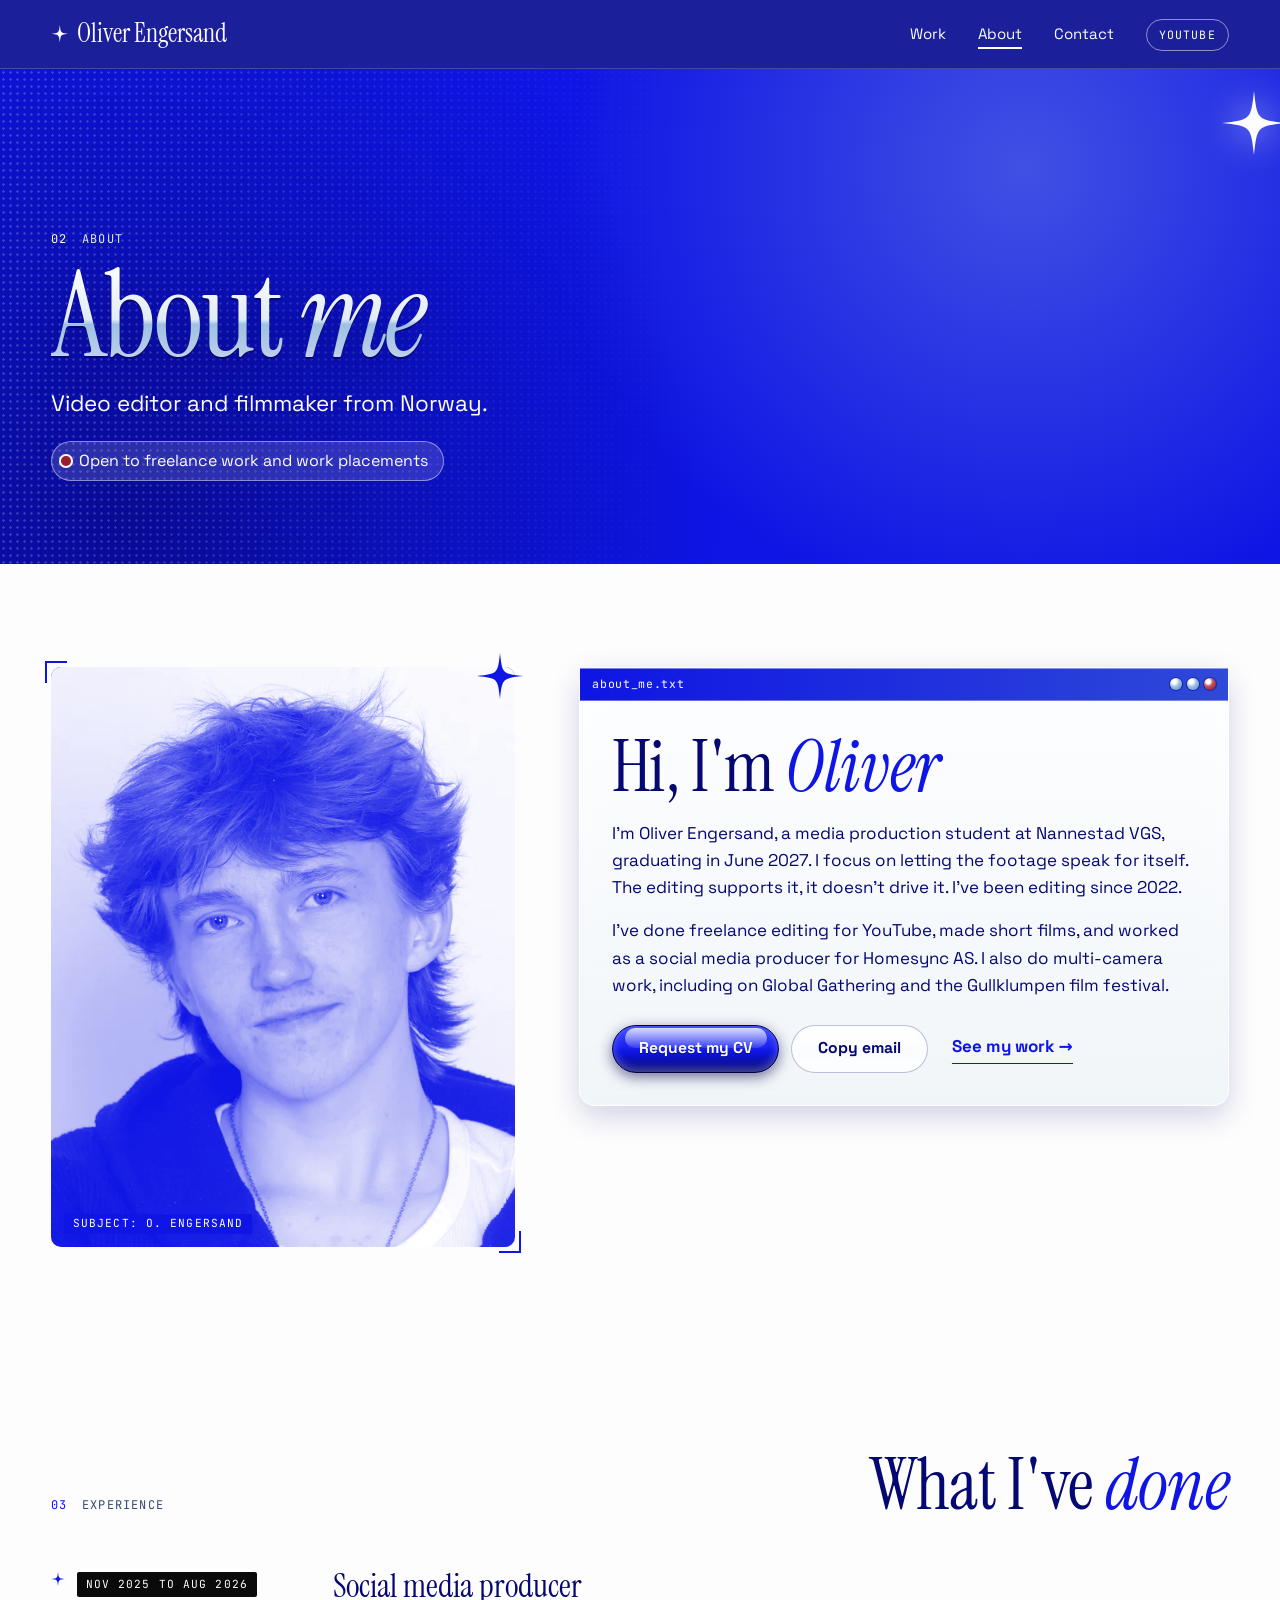
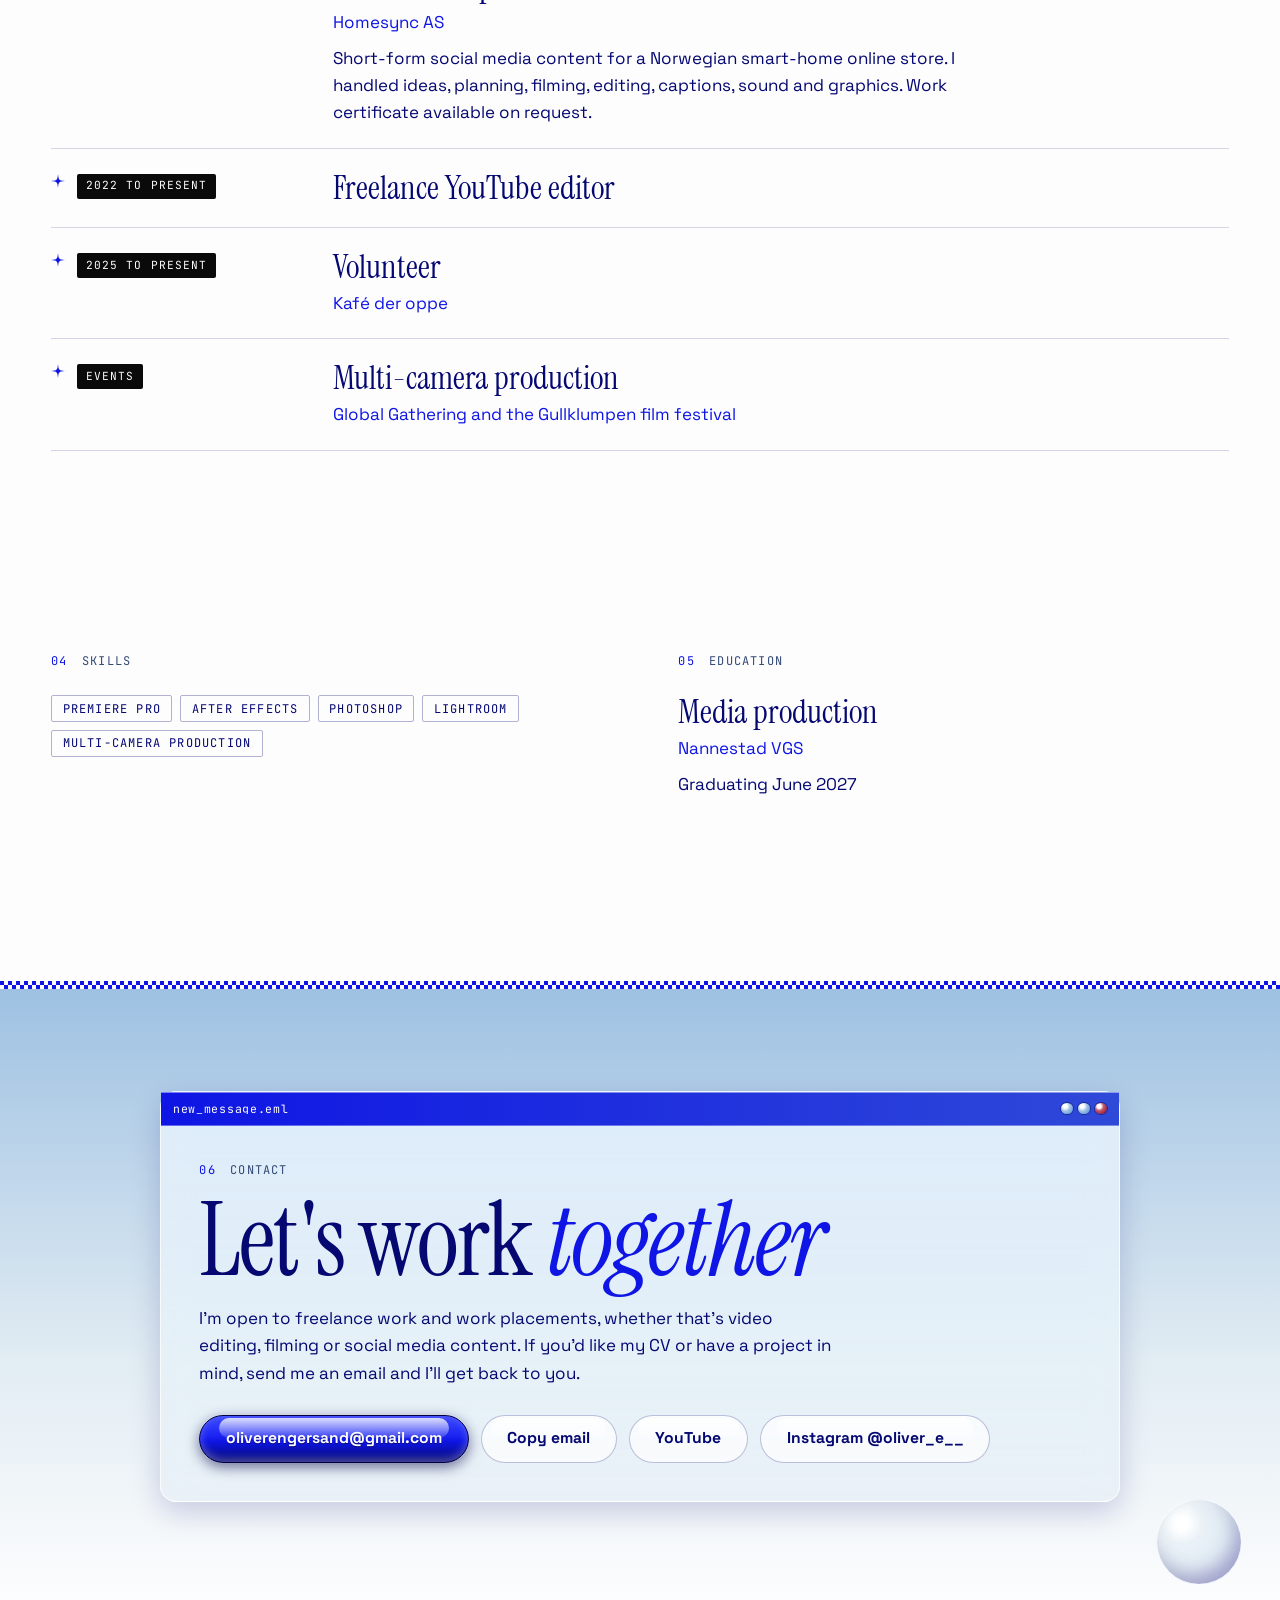
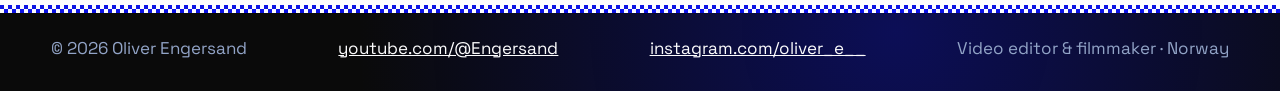
<file: about.html>
<!doctype html>
<html lang="en">
<head>
  <meta charset="utf-8">
  <meta name="viewport" content="width=device-width, initial-scale=1">
  <title>About | Oliver Engersand, video editor and filmmaker</title>
  <meta name="description" content="About Oliver Engersand, a video editor and filmmaker from Norway studying media production at Nannestad VGS. Experience, skills, education and how to request his CV.">
  <link rel="icon" href="assets/favicon.svg" type="image/svg+xml">
  <link rel="apple-touch-icon" href="assets/apple-touch-icon.png">
  <link rel="canonical" href="https://engersand.com/about.html">
  <meta name="theme-color" content="#0E15E4">
  <meta property="og:type" content="profile">
  <meta property="og:site_name" content="Oliver Engersand">
  <meta property="og:title" content="About | Oliver Engersand">
  <meta property="og:description" content="Video editor and filmmaker from Norway. Experience, skills and education. Open to freelance work and work placements.">
  <meta property="og:url" content="https://engersand.com/about.html">
  <meta property="og:image" content="https://engersand.com/assets/og.jpg">
  <meta property="og:image:width" content="1200">
  <meta property="og:image:height" content="630">
  <meta property="og:image:alt" content="Oliver Engersand, video editor and filmmaker, in electric blue with a sparkle star">
  <meta name="twitter:card" content="summary_large_image">
  <link rel="stylesheet" href="styles.css?v=20261113b">
  <link rel="preload" href="assets/fonts/instrument-serif-400.woff2" as="font" type="font/woff2" crossorigin>
  <link rel="preload" href="assets/fonts/space-grotesk-400.woff2" as="font" type="font/woff2" crossorigin>
  <script src="main.js?v=20261113b" defer></script>
</head>
<body class="page-about">
  <svg width="0" height="0" style="position:absolute" aria-hidden="true">
    <symbol id="spark" viewBox="0 0 100 100"><path d="M50 0C55 45 55 45 100 50C55 55 55 55 50 100C45 55 45 55 0 50C45 45 45 45 50 0Z"/></symbol>
  </svg>
  <a class="skip" href="#main">Skip to content</a>

  <header class="site-header">
    <a class="wordmark" href="index.html" aria-label="Oliver Engersand, home">
      <svg class="sparkle sparkle--inline" viewBox="0 0 100 100" aria-hidden="true"><use href="#spark"/></svg>Oliver Engersand
    </a>
    <nav aria-label="Main">
      <ul>
        <li><a href="index.html#work">Work</a></li>
        <li><a href="about.html" aria-current="page">About</a></li>
        <li><a href="#contact">Contact</a></li>
        <li><a class="nav-yt" href="https://www.youtube.com/@Engersand" rel="me">YouTube</a></li>
      </ul>
    </nav>
  </header>

  <main id="main">
    <section class="page-intro surface--blue halftone" aria-labelledby="page-title">
      <svg class="sparkle sparkle--xl" viewBox="0 0 100 100" aria-hidden="true"><use href="#spark"/></svg>
      <div class="page-intro__inner">
        <p class="label"><span class="label__no">02</span>About</p>
        <h1 id="page-title" class="page-intro__title chrome-text">About <em>me</em></h1>
        <p class="page-intro__lede">Video editor and filmmaker from Norway.</p>
        <p class="status"><span class="rec" aria-hidden="true"></span>Open to freelance work and work placements</p>
      </div>
    </section>

    <section class="about about--page surface--paper" aria-labelledby="bio-title">
      <div class="about__grid">
        <figure class="about__portrait collage hud">
          <div class="duotone about__photo">
            <img src="assets/portrait.webp" alt="Portrait of Oliver Engersand" width="800" height="1000">
          </div>
          <span class="tag tag--blue collage__tag" aria-hidden="true">Subject: O. Engersand</span>
          <svg class="sparkle collage__spark" viewBox="0 0 100 100" aria-hidden="true"><use href="#spark"/></svg>
        </figure>
        <div class="about__text window window--glass about__panel">
          <div class="window__bar" aria-hidden="true"><span class="window__title">about_me.txt</span><span class="window__dots"><i></i><i></i><i></i></span></div>
          <div class="about__text-body">
            <h2 id="bio-title" class="section-title">Hi, I'm <em>Oliver</em></h2>
            <p>I'm Oliver Engersand, a media production student at Nannestad VGS, graduating in June 2027. I focus on letting the footage speak for itself. The editing supports it, it doesn't drive it. I've been editing since 2022.</p>
            <p>I've done freelance editing for YouTube, made short films, and worked as a social media producer for Homesync AS. I also do multi-camera work, including on Global Gathering and the Gullklumpen film festival.</p>
            <div class="about__actions">
              <div class="mail-actions">
                <a class="btn btn--bubble" href="mailto:oliverengersand@gmail.com?subject=CV%20request&amp;body=Hi%20Oliver%2C%0A%0ACould%20you%20send%20me%20your%20CV%3F%0A%0AName%3A%20%0ACompany%3A%20%0A%0AThanks%21">Request my CV</a>
                <button class="btn btn--glass btn--on-light copy-email" type="button" data-copy="oliverengersand@gmail.com">Copy email</button>
              </div>
              <a class="link-arrow" href="index.html#work">See my work <span aria-hidden="true">→</span></a>
            </div>
          </div>
        </div>
      </div>
    </section>

    <section class="cv" aria-labelledby="experience-title">
      <div class="cv__inner">
        <div class="section-head">
          <p class="label"><span class="label__no">03</span>Experience</p>
          <h2 id="experience-title" class="section-title">What I've <em>done</em></h2>
        </div>
        <ol class="timeline">
          <li class="timeline__item">
            <p class="timeline__when">Nov 2025 to Aug 2026</p>
            <div>
              <h3 class="timeline__role">Social media producer</h3>
              <p class="timeline__org">Homesync AS</p>
              <p class="timeline__text">Short-form social media content for a Norwegian smart-home online store. I handled ideas, planning, filming, editing, captions, sound and graphics. Work certificate available on request.</p>
            </div>
          </li>
          <li class="timeline__item">
            <p class="timeline__when">2022 to present</p>
            <div>
              <h3 class="timeline__role">Freelance YouTube editor</h3>
            </div>
          </li>
          <li class="timeline__item">
            <p class="timeline__when">2025 to present</p>
            <div>
              <h3 class="timeline__role">Volunteer</h3>
              <p class="timeline__org">Kafé der oppe</p>
            </div>
          </li>
          <li class="timeline__item">
            <p class="timeline__when">Events</p>
            <div>
              <h3 class="timeline__role">Multi-camera production</h3>
              <p class="timeline__org">Global Gathering and the Gullklumpen film festival</p>
            </div>
          </li>
        </ol>
      </div>
    </section>

    <section class="cv cv--split" aria-label="Skills and education">
      <div class="cv__inner">
        <div>
          <div class="section-head">
            <p class="label"><span class="label__no">04</span>Skills</p>
          </div>
          <ul class="tools" aria-label="Skills">
            <li>Premiere Pro</li><li>After Effects</li><li>Photoshop</li><li>Lightroom</li><li>Multi-camera production</li>
          </ul>
        </div>
        <div>
          <div class="section-head">
            <p class="label"><span class="label__no">05</span>Education</p>
          </div>
          <h3 class="timeline__role">Media production</h3>
          <p class="timeline__org">Nannestad VGS</p>
          <p class="timeline__text">Graduating June 2027</p>
        </div>
      </div>
    </section>

    <div class="strip strip--checker" aria-hidden="true"></div>

    <section class="contact surface--sky" id="contact" aria-labelledby="contact-title">
      <div class="contact__panel window window--glass">
        <div class="window__bar"><span class="window__title">new_message.eml</span><span class="window__dots" aria-hidden="true"><i></i><i></i><i></i></span></div>
        <div class="contact__body">
          <p class="label"><span class="label__no">06</span>Contact</p>
          <h2 id="contact-title" class="contact__title">Let's work <em>together</em></h2>
          <p class="contact__text">I'm open to freelance work and work placements, whether that's video editing, filming or social media content. If you'd like my CV or have a project in mind, send me an email and I'll get back to you.</p>
          <div class="contact__actions">
            <a class="btn btn--bubble" href="mailto:oliverengersand@gmail.com">oliverengersand@gmail.com</a>
            <button class="btn btn--glass btn--on-light copy-email" type="button" data-copy="oliverengersand@gmail.com">Copy email</button>
            <a class="btn btn--glass btn--on-light" href="https://www.youtube.com/@Engersand" rel="me">YouTube</a>
            <a class="btn btn--glass btn--on-light" href="https://www.instagram.com/oliver_e__/" target="_blank" rel="noopener">Instagram @oliver_e__</a>
          </div>
        </div>
      </div>
      <span class="bubble bubble--lg" aria-hidden="true"></span>
    </section>
  </main>

  <footer class="site-footer surface--night">
    <div class="strip strip--checker" aria-hidden="true"></div>
    <div class="site-footer__inner">
      <p>© 2026 Oliver Engersand</p>
      <p><a href="https://www.youtube.com/@Engersand" rel="me">youtube.com/@Engersand</a></p>
      <p><a href="https://www.instagram.com/oliver_e__/" target="_blank" rel="noopener">instagram.com/oliver_e__</a></p>
      <p>Video editor &amp; filmmaker · Norway</p>
    </div>
  </footer>
  <p class="toast" role="status" aria-live="polite" hidden></p>
</body>
</html>
</file>
<file: styles.css>
/* Oliver Engersand portfolio. Cobalt webcore field, Aero glass on the UI. */
@font-face {
  font-family: "Instrument Serif";
  font-style: normal;
  font-weight: 400;
  font-display: swap;
  src: url("assets/fonts/instrument-serif-400.woff2") format("woff2");
  unicode-range: U+0000-00FF, U+0131, U+0152-0153, U+02BB-02BC, U+02C6, U+02DA, U+02DC, U+0304, U+0308, U+0329, U+2000-206F, U+20AC, U+2122, U+2191, U+2193, U+2212, U+2215, U+FEFF, U+FFFD;
}
@font-face {
  font-family: "Instrument Serif";
  font-style: italic;
  font-weight: 400;
  font-display: swap;
  src: url("assets/fonts/instrument-serif-400-italic.woff2") format("woff2");
  unicode-range: U+0000-00FF, U+0131, U+0152-0153, U+02BB-02BC, U+02C6, U+02DA, U+02DC, U+0304, U+0308, U+0329, U+2000-206F, U+20AC, U+2122, U+2191, U+2193, U+2212, U+2215, U+FEFF, U+FFFD;
}
@font-face {
  font-family: "Space Grotesk";
  font-style: normal;
  font-weight: 300 700;
  font-display: swap;
  src: url("assets/fonts/space-grotesk-400.woff2") format("woff2");
  unicode-range: U+0000-00FF, U+0131, U+0152-0153, U+02BB-02BC, U+02C6, U+02DA, U+02DC, U+0304, U+0308, U+0329, U+2000-206F, U+20AC, U+2122, U+2191, U+2193, U+2212, U+2215, U+FEFF, U+FFFD;
}
@font-face {
  font-family: "JetBrains Mono";
  font-style: normal;
  font-weight: 400;
  font-display: swap;
  src: url("assets/fonts/jetbrains-mono-400.woff2") format("woff2");
  unicode-range: U+0000-00FF, U+0131, U+0152-0153, U+02BB-02BC, U+02C6, U+02DA, U+02DC, U+0304, U+0308, U+0329, U+2000-206F, U+20AC, U+2122, U+2191, U+2193, U+2212, U+2215, U+FEFF, U+FFFD;
}
:root {
  /* core */
  --blue: #0E15E4;
  --blue-pure: #0301FF;
  --ink: #050871;
  --ink-2: #020045;
  --night: #0A0A0A;
  --paper: #FDFDFE;
  --panel: #E4E4E6;
  --frost: #E1ECF3;
  --sky: #9EC1E2;
  --sky-2: #8EBCE0;
  --cornflower: #4689DC;
  --chrome: #92A4C7;
  --chrome-2: #8088AF;
  --slate: #334A74;

  /* accent: burgundy, small doses only */
  --burgundy: #800020;
  --burgundy-2: #9B1D30;

  /* roles (default = light surface) */
  --bg: var(--paper);
  --bg-2: var(--frost);
  --text: var(--ink);
  --text-2: var(--ink);
  --muted: var(--slate);
  --accent: var(--blue);
  --fill: var(--blue);
  --line: rgba(5, 8, 113, .16);
  --focus: var(--blue);
  --rec: var(--burgundy-2);

  /* type */
  --serif: "Instrument Serif", "Times New Roman", serif;
  --sans: "Space Grotesk", system-ui, -apple-system, "Segoe UI", sans-serif;
  --mono: "JetBrains Mono", ui-monospace, Menlo, monospace;

  /* layout */
  --pad: clamp(1.25rem, 4vw, 3.5rem);
  --max: 1360px;

  /* radii */
  --r-xs: 2px;
  --r-sm: 4px;
  --r-md: 10px;
  --r-lg: 16px;
  --r-pill: 999px;

  /* glass */
  --glass-light: linear-gradient(180deg, rgba(255,255,255,.62), rgba(225,236,243,.45));
  --glass-light-solid: #F1F6FB;
  --glass-dark: rgba(5, 8, 113, .72);
  --glass-dark-solid: #080C91;
  --glass-blur: blur(14px) saturate(140%);
  --glass-edge: 1px solid rgba(255, 255, 255, .7);

  /* shadows */
  --shadow-glass: inset 0 1px 0 rgba(255,255,255,.9), 0 10px 30px rgba(5,8,113,.18);
  --shadow-pop: 0 18px 50px rgba(2, 0, 69, .45);
  --shadow-btn: inset 0 -3px 8px rgba(255,255,255,.3), 0 4px 14px rgba(2,0,69,.55), 0 0 0 1px rgba(255,255,255,.35);

  /* gradients */
  --sky-grad: linear-gradient(180deg, var(--sky) 0%, var(--frost) 60%, var(--paper) 100%);
  --night-glow: radial-gradient(circle at 70% 30%, rgba(14,21,228,.35), transparent 60%);
  --chrome-text: linear-gradient(180deg, #FFFFFF 0%, #E1ECF3 46%, #9EC1E2 50%, #B9CDE8 72%, #FFFFFF 100%);
  --chrome-text-dark: linear-gradient(180deg, #FFFFFF 0%, #E1ECF3 44%, #6F7FA6 50%, #92A4C7 70%, #FFFFFF 100%);

  /* motion */
  --dur-fast: 150ms;
  --dur: 250ms;
  --dur-slow: 600ms;
  --ease: cubic-bezier(.2, .7, .2, 1);
}

.surface--blue {
  --bg: var(--blue);
  --text: var(--paper);
  --text-2: var(--paper);
  --muted: var(--frost);
  --accent: var(--paper);
  --line: rgba(255,255,255,.22);
  --focus: var(--paper);
  background: var(--bg);
  color: var(--text);
}
.surface--night {
  --bg: var(--night);
  --text: var(--paper);
  --text-2: var(--paper);
  --muted: var(--chrome);
  --accent: var(--sky);
  --line: rgba(255,255,255,.14);
  --focus: var(--sky);
  background: var(--night-glow), var(--bg);
  color: var(--text);
}
.surface--paper { background: var(--paper); color: var(--ink); }
.surface--sky { --muted: var(--slate); background: var(--sky-grad); color: var(--ink); }

*, *::before, *::after { box-sizing: border-box; }
html { scroll-behavior: smooth; -webkit-text-size-adjust: 100%; }
html.is-locked { overflow: hidden; }
@media (prefers-reduced-motion: reduce) {
  html { scroll-behavior: auto; }
  *, *::before, *::after { transition: none !important; animation: none !important; }
}

body {
  margin: 0;
  background: var(--paper);
  color: var(--ink);
  font: 400 1.0625rem/1.6 var(--sans);
  -webkit-font-smoothing: antialiased;
}
img { display: block; max-width: 100%; }
a { color: inherit; }
em { font-style: italic; }
button { font: inherit; color: inherit; }
h1, h2, h3, p, figure, dl, dd, ul, ol { margin: 0; }
:focus-visible { outline: 3px solid var(--focus); outline-offset: 3px; }
::selection { background: var(--blue); color: var(--paper); }

.sr-only {
  position: absolute; width: 1px; height: 1px; margin: -1px; padding: 0; border: 0;
  overflow: hidden; clip: rect(0 0 0 0); white-space: nowrap;
}
.skip {
  position: absolute; left: 1rem; top: -4rem; z-index: 200;
  background: var(--paper); color: var(--ink); padding: .6rem 1rem;
  text-decoration: none; font-weight: 700; border-radius: var(--r-pill);
}
.skip:focus { top: .6rem; }

section[id], #photography { scroll-margin-top: 4.5rem; }

.label {
  display: flex; gap: .9rem; align-items: baseline;
  margin: 0 0 1rem;
  font: 400 .75rem/1 var(--mono); letter-spacing: .1em; text-transform: uppercase;
  color: var(--muted);
}
.label__no { color: var(--accent); }

/* COMPONENTS */

.window { position: relative; border-radius: var(--r-lg); }
.window--glass {
  background: var(--glass-light-solid); color: var(--ink);
  border: var(--glass-edge); box-shadow: var(--shadow-glass);
}
@supports ((backdrop-filter: blur(1px)) or (-webkit-backdrop-filter: blur(1px))) {
  .window--glass { background: var(--glass-light); -webkit-backdrop-filter: var(--glass-blur); backdrop-filter: var(--glass-blur); }
}
.window--glass-dark {
  background: var(--glass-dark-solid); color: var(--paper);
  border: 1px solid rgba(255,255,255,.3); box-shadow: var(--shadow-pop);
}
.window--solid {
  background: var(--frost); color: var(--ink);
  border: 1px solid var(--line); border-radius: var(--r-md);
  box-shadow: 0 1px 0 rgba(255,255,255,.9) inset, 0 6px 18px rgba(5,8,113,.10);
}
.surface--night .window--solid { background: #11131F; color: var(--paper); border-color: rgba(255,255,255,.14); }

@media (max-width: 760px), (prefers-reduced-transparency: reduce) {
  .window--glass { background: var(--glass-light-solid); -webkit-backdrop-filter: none; backdrop-filter: none; }
  .site-header { background: var(--glass-dark-solid); -webkit-backdrop-filter: none; backdrop-filter: none; }
  .window { border-radius: var(--r-md); }
}

.window__bar {
  display: flex; align-items: center; gap: .75rem; min-height: 2.1rem; padding: 0 .75rem;
  background: linear-gradient(90deg, var(--blue) 0%, #2F49D8 100%); color: var(--paper);
  border-bottom: 1px solid rgba(255,255,255,.35); box-shadow: inset 0 1px 0 rgba(255,255,255,.45);
}
.window__title { font: 400 .72rem/1 var(--mono); letter-spacing: .06em; white-space: nowrap; overflow: hidden; text-overflow: ellipsis; }
.window__dots { display: flex; gap: .35rem; margin-left: auto; }
.window__dots i {
  width: .72rem; height: .72rem; border-radius: 50%; box-shadow: 0 0 0 1px rgba(2,0,69,.4);
  background: radial-gradient(circle at 35% 30%, #fff 0 18%, var(--sky) 45%, var(--cornflower) 100%);
}
.window__dots i:last-child { background: radial-gradient(circle at 35% 30%, #fff 0 18%, #C45A6A 40%, var(--burgundy) 100%); }
.window__meta {
  display: flex; justify-content: space-between; flex-wrap: wrap; gap: .25rem 1rem; margin: 0; padding: .6rem .9rem;
  font: .72rem/1.4 var(--mono); letter-spacing: .1em; text-transform: uppercase; color: var(--ink); background: rgba(241,246,251,.92);
}
.window__meta b { font-weight: 400; color: var(--slate); }
.window__screen { position: relative; overflow: hidden; background: #000; }

.btn {
  position: relative; isolation: isolate; overflow: hidden;
  display: inline-flex; align-items: center; justify-content: center; gap: .6rem;
  min-height: 3rem; padding: 0 1.6rem; border-radius: var(--r-pill);
  font: 700 .98rem/1 var(--sans); text-decoration: none; cursor: pointer;
  transition: transform var(--dur-fast) var(--ease), filter var(--dur-fast) var(--ease);
}
.btn::before {
  content: ""; position: absolute; z-index: -1; inset: 2px 7% 52% 7%; border-radius: var(--r-pill); pointer-events: none;
  background: linear-gradient(180deg, rgba(255,255,255,.8), rgba(255,255,255,.12));
}
.btn--bubble {
  color: var(--paper); border: 1px solid var(--ink-2); box-shadow: var(--shadow-btn); text-shadow: 0 1px 0 rgba(2,0,69,.6);
  background: linear-gradient(180deg, #3D4BFF 0%, #1A22F0 45%, #0E15E4 55%, #050871 100%);
}
.btn--glass { color: var(--paper); background: rgba(255,255,255,.14); border: 1px solid rgba(255,255,255,.55); box-shadow: inset 0 1px 0 rgba(255,255,255,.6); }
.btn--on-light { color: var(--ink); background: rgba(255,255,255,.7); border-color: rgba(5,8,113,.25); }
.btn--burgundy {
  color: var(--paper); border: 1px solid #3B0A12; box-shadow: var(--shadow-btn);
  background: linear-gradient(180deg, #B0303C 0%, var(--burgundy-2) 45%, var(--burgundy) 55%, #5E0F1A 100%);
}
.btn:hover { transform: translateY(-1px); filter: brightness(1.1); }
.btn:active { transform: translateY(1px); filter: brightness(.95); }
.btn:focus-visible { outline: 3px solid var(--focus); outline-offset: 3px; }
.btn .tri { width: 0; height: 0; border-left: .62rem solid currentColor; border-top: .4rem solid transparent; border-bottom: .4rem solid transparent; }
.btn--orb {
  width: 2.25rem; height: 2.25rem; margin-left: auto; padding: 0; border-radius: 50%;
  border: 1px solid rgba(255,255,255,.6); color: var(--paper); cursor: pointer; font-size: 1.15rem; line-height: 1;
  background: radial-gradient(circle at 35% 30%, #fff 0 10%, #C45A6A 35%, var(--burgundy) 100%);
}
.btn--orb::before { content: none; }
.btn--orb:hover { background: radial-gradient(circle at 35% 30%, #fff 0 10%, #D06B7A 35%, var(--burgundy-2) 100%); filter: none; }

.play {
  position: absolute; z-index: 2; display: grid; place-items: center; width: 4.4rem; height: 4.4rem; border-radius: 50%;
  right: 1rem; bottom: 1rem;
  background: radial-gradient(circle at 35% 28%, rgba(255,255,255,.95) 0 10%, rgba(158,193,226,.75) 32%, rgba(14,21,228,.85) 72%, var(--ink) 100%);
  box-shadow: inset 0 -4px 10px rgba(255,255,255,.35), 0 6px 18px rgba(0,0,0,.45), 0 0 0 1px rgba(255,255,255,.6);
  transition: transform var(--dur) var(--ease);
}
.play::before {
  content: ""; margin-left: .3rem;
  border-left: 1.05rem solid var(--paper); border-top: .66rem solid transparent; border-bottom: .66rem solid transparent;
  filter: drop-shadow(0 1px 1px rgba(2,0,69,.6));
}
.card__media > .play-link:hover .play,
.card__media > .play-link:focus-visible .play,
.reel__slot .play-link:hover .play,
.reel__slot .play-link:focus-visible .play { transform: scale(1.08); }

.chrome-text { color: var(--paper); }
@supports ((-webkit-background-clip: text) or (background-clip: text)) {
  .chrome-text {
    background: var(--chrome-text); -webkit-background-clip: text; background-clip: text; color: transparent;
    filter: drop-shadow(0 2px 0 rgba(2,0,69,.55)) drop-shadow(0 10px 24px rgba(2,0,69,.35));
  }
  .chrome-text--dark { background-image: var(--chrome-text-dark); filter: drop-shadow(0 2px 0 rgba(0,0,0,.6)); }
  .chrome-text em { color: transparent; }
}
@media (forced-colors: active) {
  .chrome-text { background: none; color: CanvasText; filter: none; }
  .chrome-text em { color: CanvasText; }
}

.sparkle { position: absolute; fill: var(--paper); pointer-events: none; }
/* The 150px star at top: -16% is clipped and still hits the title-bar dots. Sit a smaller star in the right gutter, clear of the dots. */
.sparkle--xl { width: 64px; right: -6px; top: 22px; filter: drop-shadow(0 0 18px rgba(255,255,255,.7)); }
.sparkle--sm { width: 22px; left: 1.2rem; top: 46%; bottom: auto; fill: var(--sky); }
.sparkle--inline { position: static; width: 1.1rem; height: 1.1rem; fill: currentColor; }
.surface--paper .sparkle { fill: var(--blue); }
@media (prefers-reduced-motion: no-preference) {
  .sparkle--xl { animation: twinkle 4s ease-in-out infinite alternate; }
  @keyframes twinkle { to { transform: rotate(12deg) scale(.92); opacity: .8; } }
}

.hud { position: relative; }
.hud::before, .hud::after {
  content: ""; position: absolute; z-index: 3; width: 22px; height: 22px; pointer-events: none;
  border: 2px solid var(--focus); transition: translate var(--dur) var(--ease);
}
.hud::before { top: -6px; left: -6px; border-right: 0; border-bottom: 0; }
.hud::after { bottom: -6px; right: -6px; border-left: 0; border-top: 0; }
@media (prefers-reduced-motion: no-preference) and (hover: hover) {
  .hud:hover::before { translate: -4px -4px; }
  .hud:hover::after { translate: 4px 4px; }
}

.tag {
  display: inline-block; padding: .28rem .55rem;
  font: 400 .7rem/1 var(--mono); letter-spacing: .1em; text-transform: uppercase;
  color: var(--paper); background: var(--night); border-radius: var(--r-xs);
}
.tag--blue { background: var(--blue); }
.tag--burgundy { background: var(--burgundy); }
.tag--sky { background: var(--sky); color: var(--night); }
.window__screen > .tag { position: absolute; z-index: 3; left: .9rem; top: .9rem; }

.scanlines { position: relative; }
.scanlines::after {
  content: ""; position: absolute; inset: 0; pointer-events: none; z-index: 1;
  background: repeating-linear-gradient(0deg, rgba(0,0,0,.12) 0 1px, transparent 1px 3px), linear-gradient(0deg, rgba(10,10,10,.5), transparent 40%);
}
.strip--checker { position: relative; }
.strip--checker::before {
  content: ""; display: block; height: 8px;
  background: repeating-conic-gradient(var(--paper) 0 25%, var(--blue) 0 50%) 0 0 / 8px 8px;
}
.halftone::before {
  content: ""; position: absolute; inset: 0; z-index: 0; pointer-events: none; opacity: .35;
  background: radial-gradient(rgba(255,255,255,.55) 1px, transparent 1.5px) 0 0 / 7px 7px;
  -webkit-mask: linear-gradient(90deg, #000, transparent 55%);
  mask: linear-gradient(90deg, #000, transparent 55%);
}
.marquee { position: absolute; left: 0; right: 0; bottom: 0; overflow: hidden; background: var(--night); z-index: 2; }
.marquee__track { display: flex; width: max-content; }
.marquee__group {
  display: flex; flex: none; margin: 0; padding: .85rem 0 .7rem; list-style: none;
  white-space: nowrap; font: .75rem/1 var(--mono); letter-spacing: .1em; text-transform: uppercase; color: var(--sky);
}
.marquee__group li { flex: none; }
.marquee__group li::after { content: "\2726"; margin: 0 .9em; }
@media (prefers-reduced-motion: no-preference) {
  .marquee__track { animation: marquee 160s linear infinite; will-change: transform; }
  .page-404 .marquee__track { animation-duration: 40s; }
  @keyframes marquee { from { transform: translate3d(0, 0, 0); } to { transform: translate3d(-50%, 0, 0); } }
}

/* Hero operator photo stays a plain blue tint until the duotone is approved. */
.tint { background: var(--blue); }
.tint img {
  width: 100%; height: auto; aspect-ratio: 4 / 3; object-fit: cover; object-position: 30% 25%;
  filter: grayscale(1) contrast(1.05) brightness(.85);
}
.tint picture { position: relative; display: block; }
.tint picture::after {
  content: ""; position: absolute; inset: 0; pointer-events: none;
  background: rgba(14, 21, 228, .55); mix-blend-mode: multiply;
}
.duotone { background: var(--blue); overflow: hidden; }
.duotone img {
  width: 100%; height: 100%; object-fit: cover;
  filter: grayscale(1) contrast(1.15); mix-blend-mode: screen;
}
.window--photo {
  position: absolute; left: -64px; bottom: -28px; width: 230px; margin: 0; rotate: -2.5deg; z-index: 3;
  background: var(--glass-light-solid); border: var(--glass-edge); box-shadow: var(--shadow-pop); overflow: hidden;
}
.bubble {
  position: absolute; border-radius: 50%; pointer-events: none; border: 1px solid rgba(255,255,255,.7);
  background: radial-gradient(circle at 30% 28%, #fff 0 7%, rgba(225,236,243,.55) 24%, rgba(158,193,226,.25) 55%, rgba(14,21,228,.15) 80%);
  box-shadow: inset -6px -10px 18px rgba(2,0,69,.25), inset 4px 6px 10px rgba(255,255,255,.35);
}
.hero__stage .bubble { z-index: 4; }
/* Fully below the player so they miss the face, the play orb, and the caption. */
.hero__stage .bubble--lg { width: 64px; height: 64px; right: -18px; bottom: -72px; }
.hero__stage .bubble--sm { width: 28px; height: 28px; right: 56px; bottom: -64px; }
@media (min-width: 1200px) {
  .hero__stage .bubble--lg { width: 56px; height: 56px; right: -52px; bottom: 24px; }
  .hero__stage .bubble--sm { width: 26px; height: 26px; right: -40px; bottom: 78px; }
}
@media (prefers-reduced-motion: no-preference) and (min-width: 761px) {
  .bubble { animation: drift 9s ease-in-out infinite alternate; }
  @keyframes drift { to { transform: translateY(-14px); } }
}

@media (prefers-reduced-motion: no-preference) and (hover: hover) {
  .card:hover .card__title { animation: glitch var(--dur-fast) steps(2) 1; }
  @keyframes glitch {
    0% { text-shadow: 2px 0 var(--blue-pure), -2px 0 var(--burgundy-2); translate: 1px 0; }
    100% { text-shadow: none; translate: 0; }
  }
}

@media print {
  .marquee, .sparkle, .bubble, .scanlines::after, .site-header { display: none !important; }
  body { background: #fff; color: #000; }
}

/* HEADER */
.site-header {
  position: sticky; top: 0; z-index: 50;
  display: flex; justify-content: space-between; align-items: center; gap: 1rem;
  padding: .85rem var(--pad); color: var(--paper);
  background: var(--glass-dark-solid);
  border-bottom: 1px solid rgba(255,255,255,.18);
}
@supports ((backdrop-filter: blur(1px)) or (-webkit-backdrop-filter: blur(1px))) {
  /* 0.55 over the light sections is 4.15:1. At 0.92 the blur barely shows, so the bar stays solid. */
  .site-header { background: rgba(8, 12, 145, .92); -webkit-backdrop-filter: none; backdrop-filter: none; }
}
.wordmark {
  display: inline-flex; align-items: center; gap: .5rem;
  font-family: var(--serif); font-size: 1.6rem; text-decoration: none; color: var(--paper);
}
.site-header ul { display: flex; align-items: center; gap: clamp(1rem, 3vw, 2rem); list-style: none; margin: 0; padding: 0; }
.site-header nav a {
  color: var(--paper); text-decoration: none; font-size: .9375rem;
  padding-block: .25rem; border-bottom: 2px solid transparent;
}
.site-header nav a:hover, .site-header nav a[aria-current] { border-bottom-color: var(--paper); }
.nav-yt {
  font: .72rem/1 var(--mono) !important; letter-spacing: .1em; text-transform: uppercase;
  padding: .45rem .75rem !important; border: 1px solid rgba(255,255,255,.5) !important; border-radius: var(--r-pill);
  border-bottom-color: rgba(255,255,255,.5) !important;
}
.site-header :focus-visible { outline-color: var(--paper); }

/* HERO */
.hero {
  position: relative; isolation: isolate; overflow: hidden;
  display: flex; flex-direction: column; justify-content: center;
  padding: 2.2rem var(--pad) 4.6rem;
  background:
    radial-gradient(circle at 72% 38%, rgba(158,193,226,.35), transparent 42%),
    radial-gradient(circle at 10% 90%, rgba(2,0,69,.55), transparent 50%),
    var(--blue);
  color: var(--paper);
}
.hero__inner {
  position: relative; z-index: 1;
  max-width: var(--max); width: 100%; margin: 0 auto;
  display: grid; grid-template-columns: minmax(0, 5fr) minmax(0, 7fr);
  gap: clamp(1.25rem, 3vw, 3rem); align-items: center;
}
.hud-data {
  display: flex; flex-wrap: wrap; gap: .4rem 1.25rem; margin: 0 0 1.15rem;
  color: var(--sky); font: 400 .6875rem/1.4 var(--mono); letter-spacing: .1em; text-transform: uppercase;
}
.status {
  display: inline-flex; align-items: center; gap: .55rem; margin: 0 0 1.2rem;
  padding: .4rem .9rem .4rem .55rem; border-radius: var(--r-pill);
  background: rgba(255,255,255,.14); border: 1px solid rgba(255,255,255,.45);
  color: var(--paper); font-size: 1rem;
}
.rec {
  width: .6rem; height: .6rem; border-radius: 50%; flex: none;
  background: var(--burgundy-2); box-shadow: 0 0 0 2px var(--paper);
}
@media (prefers-reduced-motion: no-preference) {
  .rec { animation: blink 1.6s ease-in-out infinite alternate; }
  @keyframes blink { to { opacity: .35; } }
}
.hero__title {
  font-family: var(--serif); font-weight: 400; margin: 0;
  font-size: clamp(4rem, 9vw, 8.6rem); line-height: .86; letter-spacing: -.02em;
}
.hero__title em { display: block; }
.hero__lede { font-size: clamp(1.125rem, 2vw, 1.35rem); max-width: 28ch; margin: 1.35rem 0 1.6rem; color: var(--paper); }
.hero__actions { display: flex; flex-wrap: wrap; gap: .75rem; }
.hero__stage { position: relative; min-width: 0; }
.window--player { z-index: 1; box-shadow: var(--shadow-pop); }
.window--player.hud { overflow: visible; }
.window--player .window__bar { border-radius: var(--r-lg) var(--r-lg) 0 0; }
.window--player .window__meta { border-radius: 0 0 var(--r-lg) var(--r-lg); padding-left: 11rem; }
.hero__hit { position: absolute; inset: 0; z-index: 2; display: block; color: var(--paper); background: #000; }
.hero__hit:focus-visible { outline: none; }
.hero__hit:focus-visible::after {
  content: ""; position: absolute; inset: 0; z-index: 4; pointer-events: none;
  box-shadow: inset 0 0 0 3px var(--paper), inset 0 0 0 6px var(--blue);
}
.hero__hit:hover .play, .hero__hit:focus-visible .play { transform: scale(1.08); }
.hero__poster, .hero__video {
  position: absolute; inset: 0; width: 100%; height: 100%; object-fit: cover; background: #000;
}
.hero__video { opacity: 0; pointer-events: none; }
.window__screen.is-live .hero__poster { opacity: 0; }
.window__screen { aspect-ratio: 16 / 9; }
.preview-toggle {
  position: absolute; z-index: 4; top: .75rem; right: .75rem; bottom: auto;
  min-height: 2.5rem; padding: 0 .9rem; border-radius: var(--r-pill); cursor: pointer;
  border: 1px solid rgba(255,255,255,.55); background: rgba(10,10,10,.78); color: var(--paper);
  font: 400 .75rem/1 var(--mono); letter-spacing: .08em; text-transform: uppercase;
}
.preview-toggle[hidden] { display: none; }
.toast {
  position: fixed; left: 50%; bottom: 5rem; z-index: 50; translate: -50% 0; margin: 0;
  padding: .6rem 1rem; border-radius: var(--r-pill); background: var(--night); color: var(--paper);
  border: 1px solid var(--sky);
  font: .8rem/1 var(--mono); letter-spacing: .08em; text-transform: uppercase; box-shadow: 0 6px 24px rgba(0,0,0,.35);
}
.toast__address { text-transform: none; }

/* SECTIONS */
.reel, .work, .about, .contact, .cv { max-width: none; }
.reel__inner, .work__inner, .about__grid, .cv__inner {
  max-width: var(--max); margin: 0 auto; padding-left: var(--pad); padding-right: var(--pad);
}
.reel, .work, .cv { padding: clamp(3.5rem, 8vw, 6.5rem) 0; }
.section-head {
  display: flex; justify-content: space-between; align-items: baseline; gap: 1rem; flex-wrap: wrap;
  margin-bottom: 1.75rem;
}
.section-head .label { margin: 0; }
.section-title {
  font-family: var(--serif); font-weight: 400;
  font-size: clamp(2.5rem, 6vw, 4.5rem); line-height: .95; letter-spacing: -.01em;
}
.section-title em { color: var(--blue); }
.surface--night .section-title em { color: var(--sky); }
@supports ((-webkit-background-clip: text) or (background-clip: text)) {
  .section-title.chrome-text em,
  .hero__title.chrome-text em,
  .page-intro__title.chrome-text em { color: transparent; }
}

/* FEATURED FILM */
.reel__meta { margin: 0; color: var(--muted); font: 400 .75rem/1.4 var(--mono); letter-spacing: .1em; text-transform: uppercase; }
.reel__grid { display: grid; grid-template-columns: minmax(0, 7fr) minmax(0, 4fr); gap: clamp(1.5rem, 4vw, 3.5rem); align-items: end; }
.reel__slot .window__bar { border-radius: var(--r-md) var(--r-md) 0 0; }
.reel__slot .play-link { display: block; position: relative; overflow: hidden; aspect-ratio: 16 / 9; background: #000; color: var(--paper); border-radius: 0 0 var(--r-md) var(--r-md); }
.reel__slot .play-link img {
  width: 100%; height: 100%; object-fit: cover; object-position: 72% 40%;
  transform: scale(1.65); transform-origin: 72% 40%;
}
.reel__slot .play { left: auto; right: 1.25rem; top: auto; bottom: 1.25rem; translate: none; width: 5rem; height: 5rem; }
.reel__logline { font-size: 1.2rem; max-width: 36ch; margin: .85rem 0 0; }
.reel__caption .section-title { margin-bottom: .5rem; }
.spec-sheet { display: grid; gap: .55rem; margin: 1.25rem 0 1.75rem; padding-top: 1rem; border-top: 1px solid var(--line); }
.spec-sheet div { display: grid; grid-template-columns: 7rem 1fr; gap: 1rem; }
.spec-sheet dt { font: .75rem/1.9 var(--mono); letter-spacing: .1em; text-transform: uppercase; color: var(--muted); }
.spec-sheet dd { margin: 0; }

/* WORK */
.grid { display: grid; gap: 1.35rem; grid-template-columns: repeat(12, 1fr); }
.card { display: flex; flex-direction: column; min-width: 0; }
.card.hud, .window.hud { overflow: visible; }
.card__media { position: relative; overflow: hidden; background: #000; border-radius: 0 0 var(--r-md) var(--r-md); }
.card__media > .play-link { position: relative; display: block; width: 100%; height: 100%; color: var(--paper); background: #000; }
.card__media img, .card__media > .play-link img { width: 100%; height: 100%; object-fit: cover; }
.films__still { object-position: 62% 50%; }
.card__media img { transition: transform var(--dur-slow) var(--ease); }
@media (prefers-reduced-motion: no-preference) and (hover: hover) {
  .card:hover .card__media img { transform: scale(1.03); }
}
.card__body { padding: 1.35rem 1.4rem 1.5rem; }
.card__kicker { margin: 0 0 .45rem; color: var(--blue); font: 400 .75rem/1 var(--mono); letter-spacing: .1em; text-transform: uppercase; }
.card__title { font-family: var(--serif); font-weight: 400; font-size: clamp(1.9rem, 3vw, 2.6rem); line-height: 1; margin: 0 0 .7rem; color: var(--ink); }
.card__text { color: var(--ink); margin: 0; font-size: 1.0625rem; max-width: 52ch; }
.card__note { color: var(--slate); font-size: 1rem; margin: 1rem 0 0; }

.card--overlay { position: relative; }
.card--overlay .card__media { position: absolute; inset: 0; border-radius: var(--r-md); }
.card--overlay .card__media::after {
  content: ""; position: absolute; inset: 0; pointer-events: none; z-index: 1;
  background: linear-gradient(0deg, rgba(10,10,10,.96) 0%, rgba(10,10,10,.92) 36%, rgba(10,10,10,.86) 58%, rgba(10,10,10,.55) 78%, transparent 100%);
}
.card--overlay .window__bar { position: relative; z-index: 4; border-radius: var(--r-md) var(--r-md) 0 0; }
.card--overlay .card__body { position: relative; z-index: 2; margin-top: auto; pointer-events: none; padding-bottom: 5rem; }
.card--overlay .card__title, .card--overlay .card__text { color: var(--paper); }
.card--overlay .card__kicker { color: var(--sky); text-shadow: 0 1px 2px rgba(0,0,0,.85); }

.card--films { grid-column: span 8; display: grid; grid-template-columns: 1.35fr 1fr; }
.card--films > .window__bar { grid-column: 1 / -1; border-radius: var(--r-md) var(--r-md) 0 0; }
.card--films .card__media { min-height: 16rem; border-radius: 0 0 0 var(--r-md); }
.card--films .card__body { display: flex; flex-direction: column; justify-content: center; padding: 1.5rem 1.6rem 1.7rem; }
.card--films .card__media .play { left: 1rem; bottom: 1rem; top: auto; right: auto; translate: none; }
@media (min-width: 761px) {
  .card--door .card__body,
  .card--fan .card__body { padding-bottom: 6rem; }
}
.card--pogo { grid-column: span 4; min-height: 560px; }
.card--door { grid-column: span 5; min-height: 440px; }
.card--fan { grid-column: span 3; min-height: 440px; }
.card--client {
  grid-column: span 4;
  background: var(--ink); color: var(--paper);
  --text: var(--paper); --text-2: var(--paper); --muted: var(--sky); --line: rgba(255,255,255,.18); --accent: var(--sky);
}
.card--client .window__bar { border-radius: var(--r-md) var(--r-md) 0 0; }
.card--client .card__body { display: flex; flex-direction: column; flex: 1; padding: 1.6rem 1.5rem 1.7rem; }
.card--client .card__kicker { color: var(--sky); }
.card--client .card__title, .card--client .card__text { color: var(--paper); }
.card--client .card__note { color: var(--sky); }
.client__period { font: 400 clamp(1.3rem, 2vw, 1.8rem)/1.05 var(--mono); letter-spacing: -.01em; margin: 0 0 1rem; color: var(--paper); white-space: nowrap; }
.client__period span { color: var(--sky); }
.card--photo { grid-column: span 12; display: grid; grid-template-columns: minmax(14rem, 1fr) 3fr; }
.card--photo > .window__bar { grid-column: 1 / -1; border-radius: var(--r-md) var(--r-md) 0 0; }
.card--photo .card__body { padding: 1.6rem; display: flex; flex-direction: column; justify-content: flex-end; }

.card__media > .play-link:focus-visible,
.reel__slot .play-link:focus-visible { outline: none; }
.card__media > .play-link:focus-visible::after,
.reel__slot .play-link:focus-visible::after {
  content: ""; position: absolute; inset: 0; z-index: 5; pointer-events: none;
  box-shadow: inset 0 0 0 3px var(--paper), inset 0 0 0 6px var(--blue);
}
.films__name.play-link:focus-visible::after { content: none; }

.films { list-style: none; counter-reset: f; margin: 1.25rem 0 0; padding: 0; border-top: 1px solid var(--line); }
.films li { counter-increment: f; display: grid; grid-template-columns: 2rem 1fr; padding: .75rem 0; border-bottom: 1px solid var(--line); }
.films li::before { content: counter(f, decimal-leading-zero); font: .75rem/1.9 var(--mono); color: var(--muted); grid-row: span 2; }
.films__name { font-weight: 700; letter-spacing: .01em; text-decoration: none; justify-self: start; color: var(--ink); background: none; }
.films__name:hover { color: var(--blue); text-decoration: underline; text-underline-offset: .2em; }
.films__role { color: var(--slate); font-size: 1rem; }

.facts { margin: 1.25rem 0 0; padding-top: 1rem; border-top: 1px solid var(--line); display: grid; gap: .85rem; }
.facts div { display: grid; gap: .15rem; }
.facts dt { color: var(--muted); font: 400 .75rem/1.4 var(--mono); letter-spacing: .1em; text-transform: uppercase; }
.facts dd { margin: 0; }

/* PHOTOGRAPHY */
.collections { list-style: none; margin: 0; padding: .7rem; display: grid; grid-template-columns: repeat(3, 1fr); gap: .9rem; }
.collection { position: relative; display: block; height: 100%; min-height: 420px; text-decoration: none; color: var(--paper); background: #000; border-radius: var(--r-sm); }
.collection__media, .collection__media img { position: absolute; inset: 0; width: 100%; height: 100%; }
.collection__media { overflow: hidden; border-radius: var(--r-sm); }
.collection__media.hud { position: absolute; }
.collection__media img { object-fit: cover; transition: transform var(--dur-slow) var(--ease); }
.collection::after {
  content: ""; position: absolute; inset: 0; pointer-events: none; border-radius: inherit;
  background: linear-gradient(0deg, rgba(5,8,113,.8) 0%, transparent 50%);
}
.collection:hover img { transform: scale(1.04); }
.collection:focus-visible { outline: none; }
.collection:focus-visible::after { box-shadow: inset 0 0 0 3px var(--paper), inset 0 0 0 6px var(--blue); z-index: 2; }
.collection > .tag { position: absolute; z-index: 3; left: .8rem; top: .8rem; }
.collection__info { position: absolute; z-index: 3; left: 1.1rem; right: 1.1rem; bottom: 1rem; }
.collection__title { font-family: var(--serif); font-size: clamp(1.75rem, 2.6vw, 2.4rem); line-height: 1; color: var(--paper); }

/* ABOUT */
.about { padding: clamp(3.5rem, 8vw, 6.5rem) 0; }
.about__grid { display: grid; grid-template-columns: minmax(0, 5fr) minmax(0, 7fr); gap: clamp(1.5rem, 5vw, 4.5rem); align-items: center; }
.about__portrait { margin: 0; position: relative; }
.about__portrait .duotone, .about__photo { aspect-ratio: 4 / 5; border-radius: var(--r-md); }
.about__text .section-title { margin-bottom: 1.15rem; }
.about__text p:not(.label) { max-width: 56ch; }
.about__text p + p { margin-top: 1rem; }
.tools { display: flex; flex-wrap: wrap; gap: .5rem; list-style: none; padding: 0; margin: 1.5rem 0 1.75rem; }
.tools li {
  border: 1px solid rgba(255,255,255,.3); border-radius: var(--r-xs);
  padding: .4rem .65rem; color: var(--paper);
  font: 400 .75rem/1 var(--mono); letter-spacing: .1em; text-transform: uppercase;
}
.collage__tag { position: absolute; z-index: 2; left: .8rem; bottom: .8rem; }
.collage__spark { width: 46px; height: 46px; right: -8px; top: -14px; fill: var(--paper); z-index: 2; }
.hero > .sparkle, .page-intro > .sparkle, .page-404 .sparkle { z-index: 2; }
.link-arrow { color: var(--blue); font-weight: 700; text-decoration: none; border-bottom: 1px solid currentColor; padding-bottom: .15rem; }
.link-arrow:hover { color: var(--ink); }

/* CONTACT */
.contact { position: relative; overflow: hidden; padding: clamp(3.5rem, 8vw, 6.5rem) var(--pad); }
.contact__panel { position: relative; z-index: 1; max-width: 960px; margin: 0 auto; }
.contact .bubble--lg { width: 86px; height: 86px; right: clamp(1rem, 3vw, 2.5rem); bottom: 1.25rem; }
.contact__body { padding: clamp(1.4rem, 3vw, 2.4rem); }
.contact__title {
  font-family: var(--serif); font-weight: 400; color: var(--ink);
  font-size: clamp(3rem, 8vw, 6.4rem); line-height: .95; letter-spacing: -.02em;
  margin: .4rem 0 1rem;
}
.contact__title em { color: var(--blue); }
.contact__text { color: var(--ink); max-width: 58ch; margin: 0 0 1.75rem; }
.contact__actions, .mail-actions { display: flex; flex-wrap: wrap; gap: .75rem; align-items: center; }
.contact__actions .btn { overflow-wrap: anywhere; white-space: normal; text-align: center; max-width: 100%; height: auto; padding-block: .75rem; }
.contact .bubble { z-index: 0; }

/* FOOTER */
.site-footer { color: var(--chrome); padding: 0; }
.site-footer__inner {
  max-width: var(--max); margin: 0 auto; padding: 1.4rem var(--pad) 1.8rem;
  display: flex; justify-content: space-between; gap: .75rem 1.5rem; flex-wrap: wrap; align-items: center;
}
.site-footer p { margin: 0; }
.site-footer a { color: var(--paper); }
.badges { display: flex; gap: .4rem; }
.badges span {
  display: inline-block; border: 1px solid var(--chrome); padding: .28rem .45rem;
  font: 400 .65rem/1 var(--mono); letter-spacing: .08em; text-transform: uppercase; color: var(--chrome);
}

/* LIGHTBOX AND PLAYER */
.lightbox {
  width: 100vw; height: 100vh; height: 100dvh; max-width: none; max-height: none; margin: 0; padding: 0; border: 0;
  background: var(--night); color: var(--paper);
}
.lightbox[open] { display: flex; flex-direction: column; }
.lightbox::backdrop, .player::backdrop { background: rgba(2, 0, 69, .92); }
.lightbox__bar { flex: none; }
.lightbox__title { margin: 0; }
.lightbox__count { margin: 0 0 0 auto; color: var(--sky); font: 400 .75rem/1 var(--mono); letter-spacing: .1em; font-variant-numeric: tabular-nums; }
.lightbox__close { flex: none; margin-left: .75rem; }
.lightbox__stage {
  position: relative; flex: 1; min-height: 0;
  display: grid; grid-template-columns: auto 1fr auto; align-items: center; gap: 1rem;
  padding: 1rem var(--pad); touch-action: pan-y pinch-zoom;
}
.lightbox__figure { margin: 0; height: 100%; min-height: 0; display: flex; align-items: center; justify-content: center; }
.lightbox__img { max-width: 100%; max-height: 100%; width: auto; height: auto; object-fit: contain; user-select: none; -webkit-user-drag: none; }
.lightbox__nav {
  display: grid; place-items: center; width: 2.75rem; height: 2.75rem; flex: none; border-radius: 50%;
  background: rgba(255,255,255,.14); border: 1px solid rgba(255,255,255,.55); color: var(--paper);
  cursor: pointer; font-size: 1.15rem; line-height: 1;
}
.lightbox__nav:hover { background: rgba(255,255,255,.28); }
.lightbox__thumbs {
  list-style: none; margin: 0; display: flex; gap: .4rem; overflow-x: auto;
  padding: .75rem var(--pad) 1rem; scrollbar-width: thin; scrollbar-color: var(--blue) transparent;
}
.lightbox__thumbs li { flex: none; }
.lightbox__thumb {
  display: block; width: 4.5rem; height: 3.25rem; padding: 0; border: 2px solid transparent; border-radius: var(--r-xs);
  background: #000; cursor: pointer; opacity: .55;
}
.lightbox__thumb img { width: 100%; height: 100%; object-fit: cover; }
.lightbox__thumb:hover { opacity: .9; }
.lightbox__thumb[aria-current="true"] { opacity: 1; border-color: var(--sky); }

.player {
  width: min(92vw, 1200px); max-width: none; max-height: 92dvh; padding: 0; border: 0;
  background: transparent; overflow: visible; color: var(--paper);
}
.player .window { max-height: 92dvh; display: flex; flex-direction: column; overflow: hidden; border-radius: var(--r-lg); }
.player__frame { width: 100%; aspect-ratio: 16 / 9; background: #000; }
.player__frame iframe { display: block; width: 100%; height: 100%; border: 0; }
.player__frame--tall { width: auto; height: min(78dvh, 760px); aspect-ratio: 9 / 16; margin: 0 auto; }
.player:has(.player__frame--tall) { width: min(92vw, calc(min(78dvh, 760px) * 9 / 16)); }
.player__foot {
  display: flex; justify-content: flex-end; align-items: center; gap: 1.25rem;
  margin: 0; padding: .7rem .9rem; font: .75rem/1 var(--mono); letter-spacing: .1em; text-transform: uppercase; background: var(--glass-dark-solid);
}
.player__foot a, .player__close-text { color: var(--paper); }
.player__close-text {
  background: none; border: 0; padding: 0; font: inherit; letter-spacing: inherit; text-transform: inherit;
  cursor: pointer; text-decoration: underline; text-underline-offset: .2em;
}

/* ABOUT PAGE */
.page-intro {
  position: relative; isolation: isolate; overflow: hidden;
  min-height: 55svh; display: flex; flex-direction: column; justify-content: flex-end;
  padding: clamp(6rem, 12vw, 8rem) 0 clamp(2.5rem, 5vw, 4rem);
  background:
    radial-gradient(circle at 80% 20%, rgba(158,193,226,.35), transparent 42%),
    radial-gradient(circle at 10% 90%, rgba(2,0,69,.5), transparent 48%),
    var(--blue);
  color: var(--paper);
}
.page-intro__inner { position: relative; z-index: 1; max-width: var(--max); margin: 0 auto; padding: 0 var(--pad); width: 100%; }
.page-intro__title {
  font-family: var(--serif); font-weight: 400; margin: 0;
  font-size: clamp(3.5rem, 10vw, 7.5rem); line-height: .9; letter-spacing: -.02em;
}
.page-intro__lede { font-size: clamp(1.125rem, 2vw, 1.4rem); max-width: 34ch; margin: 1.1rem 0 1.15rem; color: var(--paper); }
.about--page { align-items: start; background: var(--paper); color: var(--ink); }
.about--page .about__grid { align-items: start; }
.about__panel .about__text-body { padding: clamp(1.2rem, 2.5vw, 2rem); }
.about__actions { display: flex; flex-wrap: wrap; align-items: center; gap: 1rem 1.5rem; margin-top: 1.6rem; }
.cv { background: var(--paper); color: var(--ink); }
.cv__inner { padding-top: 0; padding-bottom: 0; }
.timeline { list-style: none; margin: 0; padding: 0; }
.timeline__item {
  position: relative;
  display: grid; grid-template-columns: minmax(10rem, 14rem) minmax(0, 1fr);
  gap: 1rem 2rem; padding: 1.35rem 0 1.35rem 1.6rem; border-bottom: 1px solid var(--line);
}
.timeline__item::before {
  content: ""; position: absolute; left: 0; top: 1.55rem; width: 14px; height: 14px;
  background: var(--blue);
  -webkit-mask: url("assets/spark.svg") center / contain no-repeat;
  mask: url("assets/spark.svg") center / contain no-repeat;
}
.timeline__when {
  justify-self: start; height: fit-content; margin-top: .2rem;
  padding: .28rem .55rem; border-radius: var(--r-xs);
  font: 400 .7rem/1.4 var(--mono); letter-spacing: .1em; text-transform: uppercase;
  color: var(--paper); background: var(--night);
}
.timeline__role { font-family: var(--serif); font-weight: 400; font-size: clamp(1.7rem, 2.6vw, 2.25rem); line-height: 1.05; margin: 0; color: var(--ink); }
.timeline__org { margin: .3rem 0 0; color: var(--blue); }
.timeline__text { margin: .55rem 0 0; color: var(--ink); max-width: 62ch; }
.cv--split .cv__inner { display: grid; grid-template-columns: 1fr 1fr; gap: 1rem clamp(2rem, 6vw, 5rem); padding-bottom: clamp(3rem, 7vw, 5rem); }
.cv .tools { margin-top: .4rem; }
.cv .tools li { color: var(--ink); border-color: rgba(5,8,113,.3); background: transparent; }

/* 404 */
.page-404 { background: var(--blue); }
.page-404 .hero { min-height: 100svh; min-height: 100dvh; justify-content: center; }
.page-404 .hero__inner { display: block; max-width: 46rem; }
.page-404 .hero__title { font-size: clamp(6rem, 22vw, 13rem); line-height: .8; margin: .6rem 0 .8rem; }
.page-404 .hero__lede { margin-bottom: 1.6rem; }
.page-404 .sparkle--a { width: 90px; left: 6%; top: 12%; }
.page-404 .sparkle--b { width: 36px; right: 18%; top: 22%; fill: var(--sky); }
.page-404 .sparkle--c { width: 54px; left: 22%; bottom: 18%; }

/* RESPONSIVE */
@media (max-width: 1100px) {
  .card--films { grid-column: span 12; }
  .card--pogo { grid-column: span 6; }
  .card--fan { grid-column: span 6; min-height: 520px; }
  .card--door { grid-column: span 12; }
  .card--client { grid-column: span 12; }
  .card--photo { grid-template-columns: 1fr; }
  .collection { min-height: 320px; }
  .window--player .window__meta { padding-left: 10.5rem; }
  .window--photo { width: 190px; left: -36px; }
}
@media (max-width: 760px) {
  .wordmark { font-size: 1.25rem; }
  .site-header ul { gap: .85rem; }
  .sparkle--sm, .bubble, .window--photo { display: none; }
  .sparkle--xl { width: 64px; right: -8px; top: -6px; }
  .hud-data { padding-right: 3.25rem; }
  .hero { min-height: 0; padding: 1.15rem var(--pad) 3.3rem; justify-content: flex-start; }
  .hero__inner { grid-template-columns: 1fr; gap: 1.15rem; }
  .hero__title { font-size: clamp(3.4rem, 15vw, 5rem); }
  .hero__actions .btn { flex: 1 1 auto; }
  .window--player .window__meta { padding-left: .9rem; }
  .hud::before, .hud::after { width: 14px; height: 14px; }
  .hud::before { top: -4px; left: -4px; }
  .hud::after { bottom: -4px; right: -4px; }
  .reel__grid, .about__grid, .card--films, .card--photo { grid-template-columns: 1fr; }
  .grid { grid-template-columns: 1fr; }
  .card--films, .card--pogo, .card--door, .card--fan, .card--client, .card--photo { grid-column: auto; }
  .card--films .card__media { min-height: 0; aspect-ratio: 16 / 9; border-radius: 0; }
  .card--pogo, .card--fan { min-height: 0; aspect-ratio: 4 / 5; }
  .card--door { min-height: 0; aspect-ratio: 4 / 5; }
  .play { width: 3.5rem; height: 3.5rem; }
  .reel__slot .play { width: 3.6rem; height: 3.6rem; }
  .collections { grid-template-columns: 1fr 1fr; padding: .7rem; }
  .collections li:first-child { grid-column: span 2; }
  .collection { min-height: 0; aspect-ratio: 4 / 5; }
  .collections li:first-child .collection { aspect-ratio: 3 / 2; }
  .about__portrait { max-width: 420px; }
  .page-intro { min-height: 0; }
  .timeline__item, .cv--split .cv__inner { grid-template-columns: 1fr; }
  .lightbox__stage { grid-template-columns: 1fr; padding: .5rem .75rem; }
  .lightbox__nav { position: absolute; z-index: 2; bottom: 1rem; }
  .lightbox__nav--prev { left: 1rem; }
  .lightbox__nav--next { right: 1rem; }
  .lightbox__thumb { width: 3.5rem; height: 2.6rem; }
}
@media (max-width: 420px) {
  .sparkle--inline { display: none; }
  .wordmark { font-size: 1.05rem; }
  .site-header { gap: .4rem; padding-inline: .8rem; }
  .site-header ul { gap: .55rem; }
  .site-header nav a { font-size: .8125rem; }
  .nav-yt { padding: .4rem .5rem !important; letter-spacing: .06em; }
}

/* Phones and reduced transparency: solid panels, no blur. Kept last so it wins over the header support rule. */
@media (max-width: 760px), (prefers-reduced-transparency: reduce) {
  .window--glass, .site-header {
    -webkit-backdrop-filter: none;
    backdrop-filter: none;
  }
  .window--glass { background: var(--glass-light-solid); }
  .site-header { background: var(--glass-dark-solid); }
}

/* Gradient text is clipped to the line box. Padding keeps descenders inside the paint, and the negative margin gives that space back. */
@supports ((-webkit-background-clip: text) or (background-clip: text)) {
  .hero__title.chrome-text,
  .section-title.chrome-text,
  .page-intro__title.chrome-text {
    padding-bottom: .16em;
    margin-bottom: -.16em;
    -webkit-box-decoration-break: clone;
    box-decoration-break: clone;
  }
  .about__text .section-title.chrome-text { margin-bottom: calc(1.15rem - .16em); }
  .hero__title.chrome-text em {
    padding-bottom: .14em;
    margin-bottom: -.14em;
    -webkit-box-decoration-break: clone;
    box-decoration-break: clone;
  }
}


/* ==== Work section depth background (parallax) ==== */
/* Every layer moves SLOWER than the page: far 0.35x, mid 0.55x, near 0.75x, cards 1x. */
.work { position: relative; isolation: isolate; overflow: clip; }
.work__inner { position: relative; z-index: 1; }
.work-bg { position: absolute; inset: 0; z-index: 0; pointer-events: none; overflow: hidden; contain: strict; }
.work-bg__layer { position: absolute; left: 0; right: 0; top: 0; height: 100%; }
.work-bg__layer > * { position: absolute; display: block; }
.work-bg__far { --s: .35; }
.work-bg__mid { --s: .55; }
.work-bg__near { --s: .75; }

/* Far: cobalt grid strongest in the gutters, halftone corners, perspective floor, outline numeral */
.work-bg__grid {
  inset: 0;
  background:
    linear-gradient(rgba(14,21,228,.14) 1px, transparent 1px) 0 0 / 48px 48px,
    linear-gradient(90deg, rgba(14,21,228,.14) 1px, transparent 1px) 0 0 / 48px 48px;
  -webkit-mask: linear-gradient(90deg, #000, #000 6%, rgba(0,0,0,.3) 20%, rgba(0,0,0,.3) 80%, #000 94%, #000);
          mask: linear-gradient(90deg, #000, #000 6%, rgba(0,0,0,.3) 20%, rgba(0,0,0,.3) 80%, #000 94%, #000);
}
.work-bg__dots {
  inset: 0; opacity: .85;
  background: radial-gradient(rgba(14,21,228,.28) 1px, transparent 1.6px) 0 0 / 9px 9px;
  -webkit-mask: radial-gradient(circle at 100% 8%, #000, transparent 32%), radial-gradient(circle at 0% 92%, #000, transparent 30%);
          mask: radial-gradient(circle at 100% 8%, #000, transparent 32%), radial-gradient(circle at 0% 92%, #000, transparent 30%);
}
.work-bg__floor {
  left: -10%; right: -10%; bottom: 0; height: 360px; transform-origin: 50% 100%;
  transform: perspective(520px) rotateX(62deg);
  background:
    linear-gradient(rgba(14,21,228,.22) 1px, transparent 1px) 0 0 / 64px 40px,
    linear-gradient(90deg, rgba(14,21,228,.22) 1px, transparent 1px) 0 0 / 64px 40px;
  -webkit-mask: linear-gradient(transparent, #000 70%); mask: linear-gradient(transparent, #000 70%);
}
.work-bg__numeral {
  right: -3vw; top: 30%; font: 400 clamp(12rem, 24vw, 22rem)/.8 var(--serif);
  color: transparent; -webkit-text-stroke: 1.5px rgba(14,21,228,.16); letter-spacing: -.04em;
}

/* Mid: soft cobalt and sky orbs plus a chrome ring, in the gutters */
.work-bg__orb { border-radius: 50%; width: 46vw; aspect-ratio: 1; max-width: 760px; }
.work-bg__orb--a { left: -24vw; top: 8%; background: radial-gradient(circle, rgba(70,137,220,.34), rgba(158,193,226,.18) 38%, transparent 68%); }
.work-bg__orb--b { right: -26vw; top: 44%; background: radial-gradient(circle, rgba(14,21,228,.26), rgba(70,137,220,.12) 40%, transparent 68%); }
.work-bg__orb--c { left: 30%; bottom: -18vw; width: 40vw; background: radial-gradient(circle, rgba(158,193,226,.30), transparent 66%); }
.work-bg__ring {
  left: -90px; top: 50%; width: 260px; aspect-ratio: 1; border-radius: 50%; opacity: .5;
  background: radial-gradient(circle, transparent 54%, #fff 56%, #92A4C7 60%, #334A74 63%, #E1ECF3 67%, #92A4C7 70%, transparent 72%);
}

/* Near: sparkles, brackets, data labels, a tick ruler */
.work-bg__spark { fill: var(--blue); opacity: .8; width: 22px; height: 22px; }
.work-bg__spark--1 { left: calc(var(--pad) * .35); top: 22%; }
.work-bg__spark--2 { right: calc(var(--pad) * .3); top: 41%; width: 30px; height: 30px; opacity: .6; }
.work-bg__spark--3 { left: calc(var(--pad) * .45); top: 68%; width: 14px; height: 14px; }
.work-bg__spark--4 { right: calc(var(--pad) * .5); top: 84%; width: 16px; height: 16px; opacity: .65; }
.work-bg__spark--big { right: -34px; top: 10%; width: 120px; height: 120px; opacity: .22; }
.work-bg__bracket { width: 28px; height: 28px; border: 1.5px solid rgba(14,21,228,.45); }
.work-bg__bracket--tl { left: 14px; top: 18px; border-right: 0; border-bottom: 0; }
.work-bg__bracket--br { right: 14px; bottom: 18px; border-left: 0; border-top: 0; }
.work-bg__tag {
  font: .625rem/1 var(--mono); letter-spacing: .14em; text-transform: uppercase; color: rgba(14,21,228,.62);
  writing-mode: vertical-rl; white-space: nowrap;
}
.work-bg__tag--l { left: calc(var(--pad) * .4); top: 8%; transform: rotate(180deg); }
.work-bg__tag--r { right: calc(var(--pad) * .4); top: 56%; }
.work-bg__tag--b { left: calc(var(--pad) * .4); top: 78%; transform: rotate(180deg); }
.work-bg__ruler {
  right: calc(var(--pad) * .42); top: 24%; width: 7px; height: 14%;
  background: repeating-linear-gradient(180deg, rgba(14,21,228,.4) 0 1px, transparent 1px 8px);
  -webkit-mask: linear-gradient(transparent, #000 20%, #000 80%, transparent); mask: linear-gradient(transparent, #000 20%, #000 80%, transparent);
}

/* Static scanline ticks on the section edges */
.work-bg__edge {
  position: absolute; left: 0; right: 0; height: 8px; opacity: .55;
  background: repeating-linear-gradient(90deg, var(--blue) 0 2px, transparent 2px 7px);
  -webkit-mask: linear-gradient(90deg, #000, transparent 22%, transparent 78%, #000); mask: linear-gradient(90deg, #000, transparent 22%, transparent 78%, #000);
}
.work-bg__edge--top { top: 0; }
.work-bg__edge--bottom { bottom: 0; }

/* Live parallax sizing. Each layer becomes the band of itself that can ever be seen:
   height = s*H + (1-s)*100vh, centred on the section. Across the section's view range it then
   travels (1-s)*(100vh + H), which makes it move at exactly s times the scroll speed.
   The travel is written in terms of the layer's own height L: A = (1-s)/(2s)*L + (1-s)(2s-1)/(2s)*100vh. */
.work-bg--live .work-bg__layer {
  top: calc((1 - var(--s)) * (100% - 100vh) / 2);
  height: calc(var(--s) * 100% + (1 - var(--s)) * 100vh);
  will-change: transform;
}
@media (prefers-reduced-motion: no-preference) and (min-width: 761px) {
  @supports (animation-timeline: view()) {
    .work { view-timeline: --work block; }
    .work-bg { --live: 1; }
    .work-bg .work-bg__layer {
      top: calc((1 - var(--s)) * (100% - 100vh) / 2);
      height: calc(var(--s) * 100% + (1 - var(--s)) * 100vh);
      will-change: transform;
      --a: calc((1 - var(--s)) / (2 * var(--s)) * 100% + (1 - var(--s)) * (2 * var(--s) - 1) / (2 * var(--s)) * 100vh);
      animation: work-depth linear both; animation-timeline: --work; animation-range: cover;
    }
    @keyframes work-depth {
      from { transform: translate3d(0, calc(var(--a) * -1), 0); }
      to { transform: translate3d(0, var(--a), 0); }
    }
  }
}

/* Mobile: static and lighter, gutters are too narrow for labels */
@media (max-width: 760px) {
  .work-bg .work-bg__layer { top: 0; height: 100%; will-change: auto; transform: none !important; animation: none; }
  .work-bg__orb--b, .work-bg__orb--c, .work-bg__ring, .work-bg__numeral, .work-bg__floor,
  .work-bg__tag, .work-bg__ruler, .work-bg__spark--2, .work-bg__spark--3, .work-bg__spark--4, .work-bg__bracket { display: none !important; }
  .work-bg__orb--a { width: 90vw; left: -45vw; top: 4%; }
  .work-bg__grid { -webkit-mask: linear-gradient(#000, transparent 18%, transparent 82%, #000); mask: linear-gradient(#000, transparent 18%, transparent 82%, #000); }
  .work-bg__spark--1 { left: auto; right: 4px; top: 34%; width: 12px; height: 12px; }
  .work-bg__spark--big { right: -44px; top: 46%; width: 90px; height: 90px; }
}

/* Keep the section heading on a clean paper halo so text contrast is unchanged */
.work .section-head { position: relative; }
.work .section-head::before {
  content: ""; position: absolute; inset: -.5rem -.75rem; z-index: -1; pointer-events: none;
  background: var(--paper); border-radius: 1.5rem; box-shadow: 0 0 28px 20px var(--paper);
}
</file>
